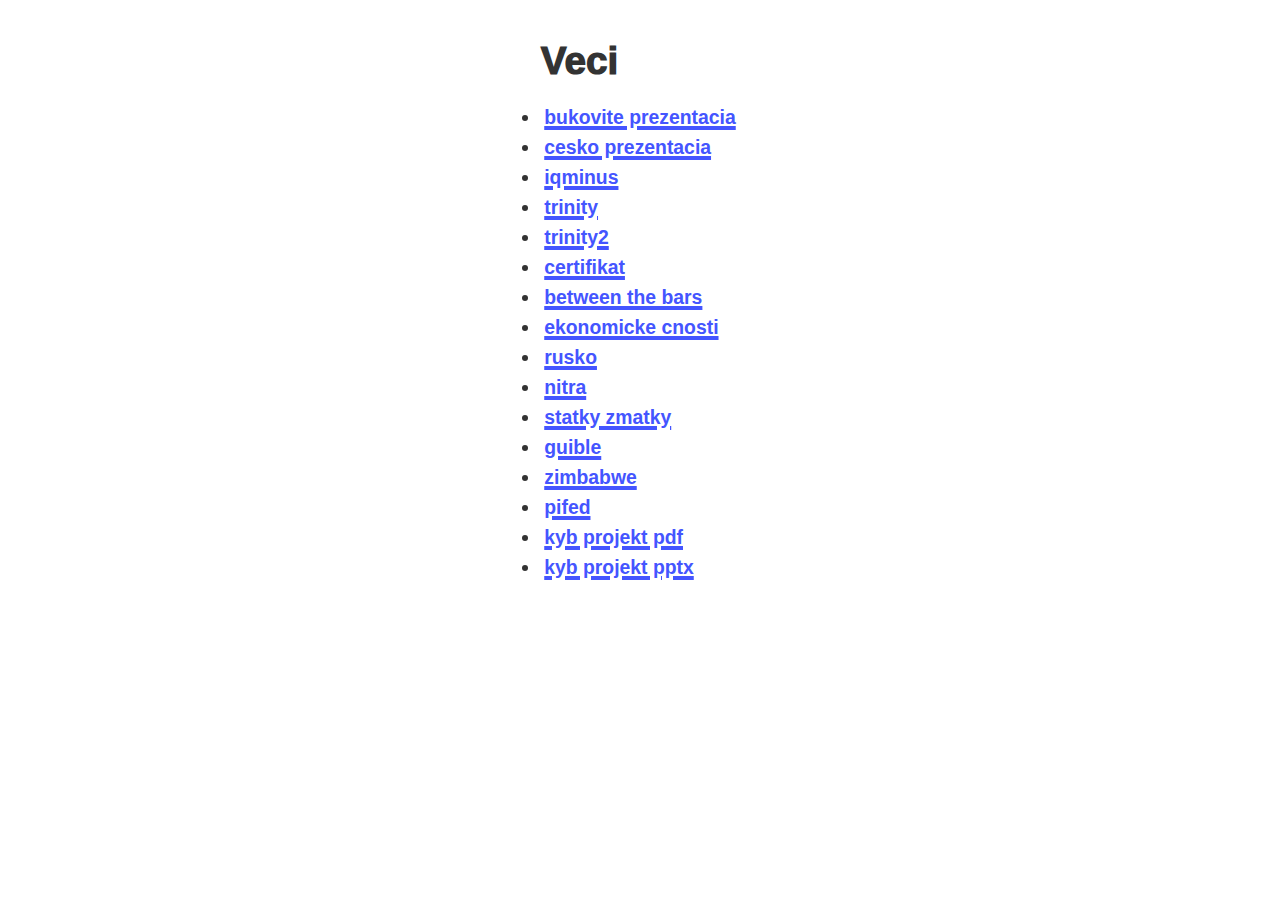
<file: index.html>
<!DOCTYPE html>
<html>
	<head>
		<style>
			body, html {
				font-size:   1.1rem;
				font-family: sans-serif;

				color:           #333333;
				background-color #ffffff;
			}

			* {
				margin:  0;
				padding: 0;
			}

			li {
				padding: 0.2rem;
			}

			a {
				text-decoration:           underline;
				text-underline-offset:     0.1em;
				text-decoration-thickness: 0.2em;

				font-weight: bold;

				color: #4455ff;
			}

			a:hover {
				text-decoration: none;

				color: #ffffff;
				background-color: #4455ff;
			}

			section {
				width: fit-content;

				display:      block;
				margin-left:  auto;
				margin-right: auto;

				padding: 2em 1.5em;
			}

			section header h1 {
				font-weight: 1000;
				font-size:   2em;
			}

			section header {
				padding-bottom: 1em;
			}
		</style>
	</head>

	<body>
		<section>
			<header>
				<h1>Veci</h1>
			</header>

			<ul>
				<li>
					<a href="./veci/bukovite.pptx" download>bukovite prezentacia</a>
				</li>
				<li>
					<a href="./veci/cesko.pptx" download>cesko prezentacia</a>
				</li>
				<li>
					<a href="./iqminus/index.html">iqminus</a>
				</li>
				<li>
					<a href="./trinity.zip" download>trinity</a>
				</li>
				<li>
					<a href="./trinity2.zip" download>trinity2</a>
				</li>
				<li>
					<a href="./certifikat.zip" download>certifikat</a>
				</li>
				<li>
					<a href="./between-the-bars.pptx" download>between the bars</a>
				</li>
				<li>
					<a href="./ekonomicke-cnosti.pptx" download>ekonomicke cnosti</a>
				</li>
				<li>
					<a href="./rusko.pptx" download>rusko</a>
				</li>
				<li>
					<a href="./nitra.pptx" download>nitra</a>
				</li>
				<li>
					<a href="./statky-zmatky.pptx" download>statky zmatky</a>
				</li>
				<li>
					<a href="./guible.zip" download>guible</a>
				</li>
				<li>
					<a href="./zimbabwe.pptx" download>zimbabwe</a>
				</li>
				<li>
					<a href="./pifed.zip" download>pifed</a>
				</li>
				<li>
					<a href="./zabezpecene skoli.pdf" download>kyb projekt pdf</a>
				</li>
				<li>
					<a href="./zabezpecene skoli.pptx" download>kyb projekt pptx</a>
				</li>
			</ul>
		</section>
	</body>
</html>
</file>
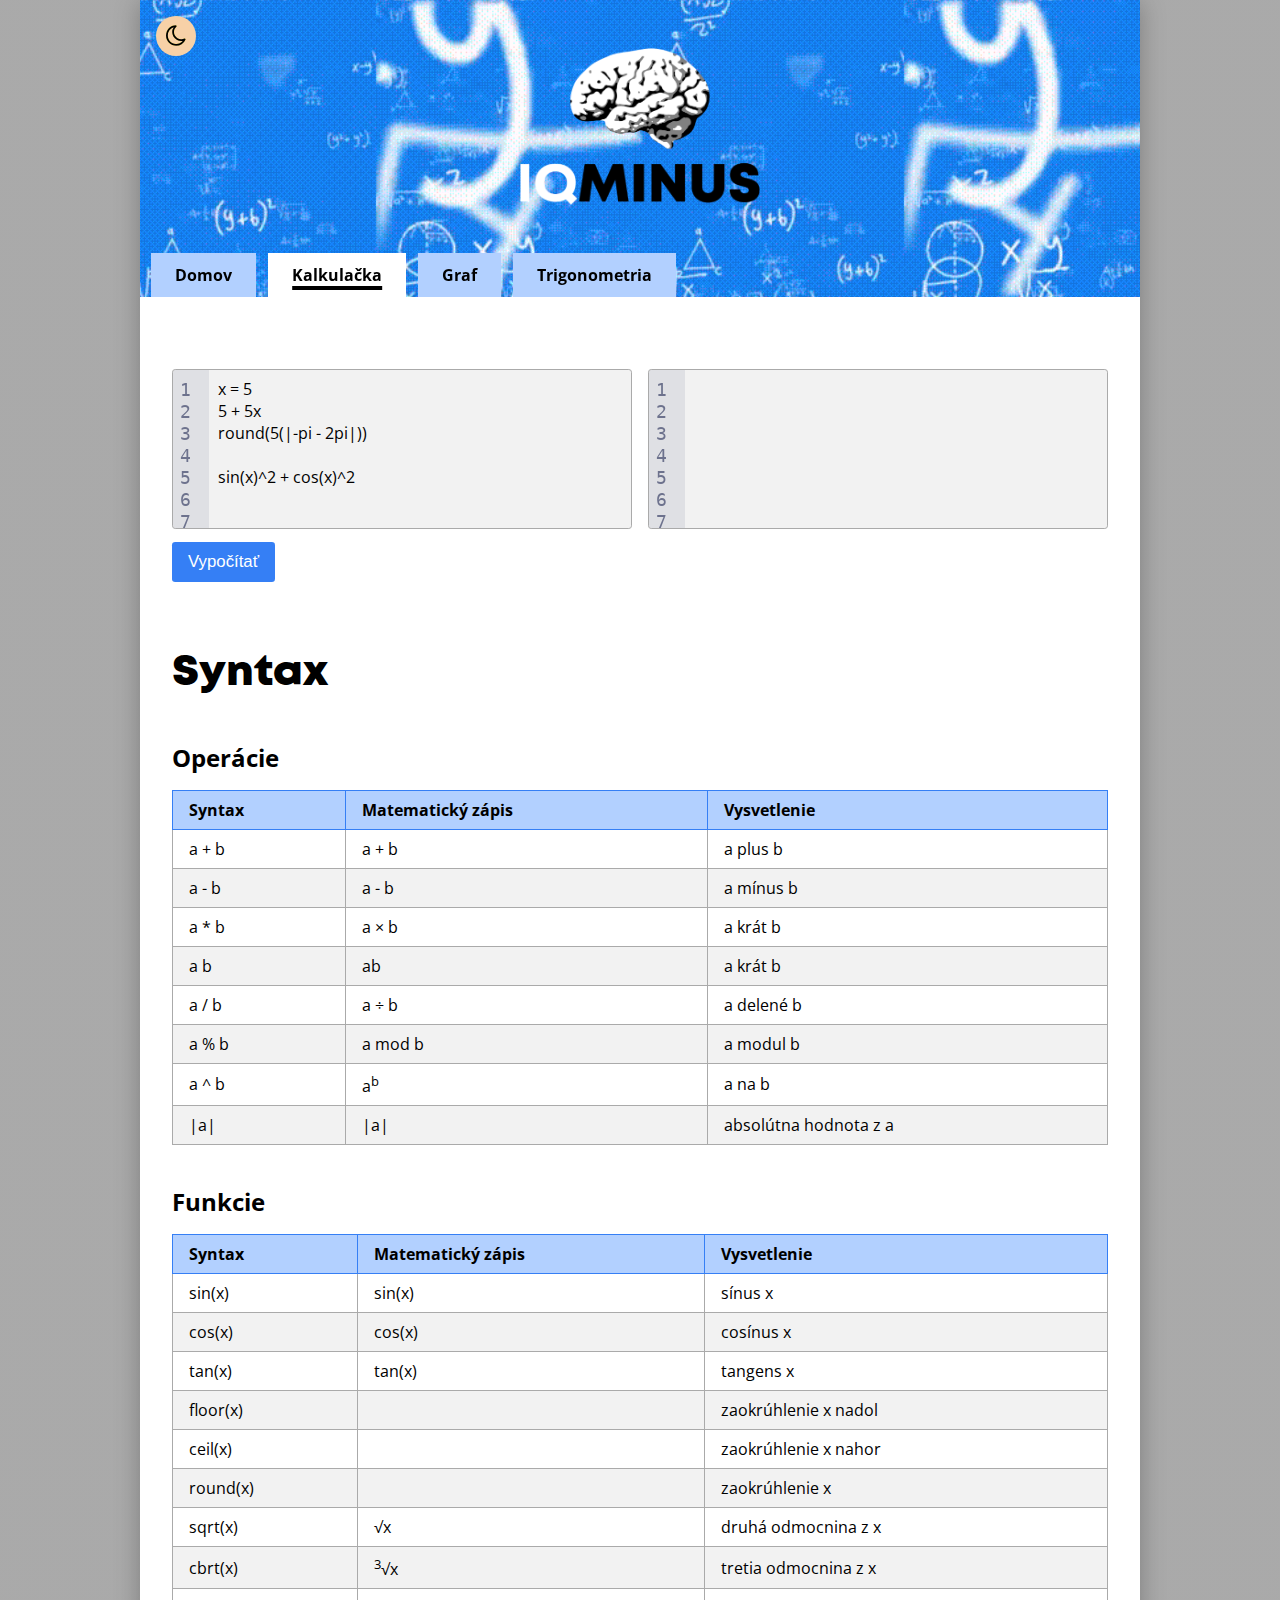
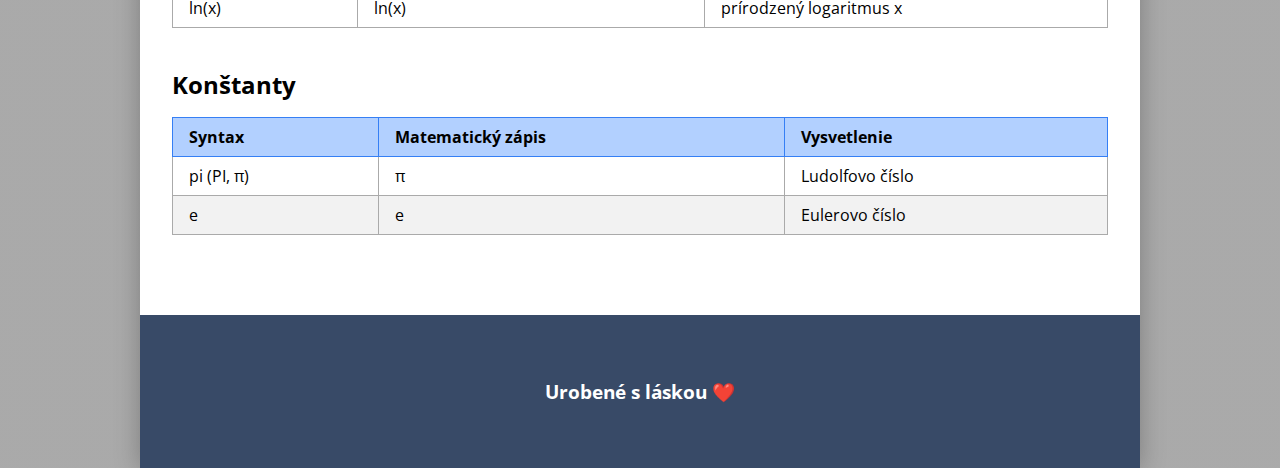
<file: iqminus/calc.html>
<!DOCTYPE html>
<html>
<head>
	<meta charset="utf-8">
	<link rel="icon" type="image/png" href="res/imgs/favicon.png">

	<meta name="viewport" content="width=device-width,initial-scale=1">

	<title>Kalkulačka | IQminus</title>

	<link rel="stylesheet" href="https://cdnjs.cloudflare.com/ajax/libs/font-awesome/4.7.0/css/font-awesome.min.css">
	<link href='https://fonts.googleapis.com/css?family=Open+Sans:400,600,300' rel='stylesheet' type='text/css'>

	<link rel="stylesheet" href="style.css">
</head>

<body>
	<button id="back-to-top" class="shadow" onclick="backToTop()">
		<i class="icon fa fa-chevron-up fa-sm"></i>
	</button>

	<div class="container">
		<header id="site-header">
			<div class="fix-filter">
				<button class="theme" id="dark-theme" onclick="setTheme('dark')">
					<i class="icon fa fa-moon-o fa-sm"></i>
				</button>
				<button class="theme" id="light-theme" onclick="setTheme('light')">
					<i class="icon fa fa-sun-o fa-sm"></i>
				</button>

				<img id="site-logo" src="res/imgs/logo.png">
				<nav id="site-nav">
					<ul>
						<li class="site-nav-manip" id="open-site-nav">
							<a href="javascript:void(0);" onclick="openMenu()">
								<i class="icon icon-prefix fa fa-bars fa-sm"></i> Otvoriť menu
							</a>
						</li>
						<li class="site-nav-manip" id="close-site-nav">
							<a href="javascript:void(0);" onclick="closeMenu()">
								<i class="icon icon-prefix fa fa-bars fa-sm"></i> Zatvoriť menu
							</a>
						</li>
						<li>
							<a href="index.html">Domov</a>
						</li>
						<li class="active">
							<a href="calc.html">Kalkulačka</a>
						</li>
						<li>
							<a href="graph.html">Graf</a>
						</li>
						<li>
							<a href="trig.html">Trigonometria</a>
						</li>
					</ul>
				</nav>
			</div>
		</header>

		<main id="site-main">
			<section class="page-section">
				<div class="page-half-side left">
					<textarea id="input">x = 5
5 + 5x
round(5(|-pi - 2pi|))

sin(x)^2 + cos(x)^2</textarea>
				</div>
				<div class="page-half-side right">
					<textarea readonly id="result"></textarea>
				</div>
				<button onclick="evalMathExprFromInputField('input')">Vypočítať</button>
			</section>

			<section class="page-section">
				<h1 id="syntax">Syntax</h1>
				<h2>Operácie</h2>
				<table>
					<tr>
						<td>
							<p>Syntax</p>
						</td>
						<td>
							<p>Matematický zápis</p>
						</td>
						<td>
							<p>Vysvetlenie</p>
						</td>
					</tr>
					<tr>
						<td>
							<p>a + b</p>
						</td>
						<td>
							<p>a + b</p>
						</td>
						<td>
							<p>a plus b</p>
						</td>
					</tr>
					<tr>
						<td>
							<p>a - b</p>
						</td>
						<td>
							<p>a - b</p>
						</td>
						<td>
							<p>a mínus b</p>
						</td>
					</tr>
					<tr>
						<td>
							<p>a * b</p>
						</td>
						<td>
							<p>a × b</p>
						</td>
						<td>
							<p>a krát b</p>
						</td>
					</tr>
					<tr>
						<td>
							<p>a b</p>
						</td>
						<td>
							<p>ab</p>
						</td>
						<td>
							<p>a krát b</p>
						</td>
					</tr>
					<tr>
						<td>
							<p>a / b</p>
						</td>
						<td>
							<p>a ÷ b</p>
						</td>
						<td>
							<p>a delené b</p>
						</td>
					</tr>
					<tr>
						<td>
							<p>a % b</p>
						</td>
						<td>
							<p>a mod b</p>
						</td>
						<td>
							<p>a modul b</p>
						</td>
					</tr>
					<tr>
						<td>
							<p>a ^ b</p>
						</td>
						<td>
							<p>a<sup>b</sup></p>
						</td>
						<td>
							<p>a na b</p>
						</td>
					</tr>
					<tr>
						<td>
							<p>|a|</p>
						</td>
						<td>
							<p>|a|</p>
						</td>
						<td>
							<p>absolútna hodnota z a</p>
						</td>
					</tr>
				</table>
				<h2>Funkcie</h2>
				<table>
					<tr>
						<td>
							<p>Syntax</p>
						</td>
						<td>
							<p>Matematický zápis</p>
						</td>
						<td>
							<p>Vysvetlenie</p>
						</td>
					</tr>
					<tr>
						<td>
							<p>sin(x)</p>
						</td>
						<td>
							<p>sin(x)</p>
						</td>
						<td>
							<p>sínus x</p>
						</td>
					</tr>
					<tr>
						<td>
							<p>cos(x)</p>
						</td>
						<td>
							<p>cos(x)</p>
						</td>
						<td>
							<p>cosínus x</p>
						</td>
					</tr>
					<tr>
						<td>
							<p>tan(x)</p>
						</td>
						<td>
							<p>tan(x)</p>
						</td>
						<td>
							<p>tangens x</p>
						</td>
					</tr>
					<tr>
						<td>
							<p>floor(x)</p>
						</td>
						<td>
						</td>
						<td>
							<p>zaokrúhlenie x nadol</p>
						</td>
					</tr>
					<tr>
						<td>
							<p>ceil(x)</p>
						</td>
						<td>
						</td>
						<td>
							<p>zaokrúhlenie x nahor</p>
						</td>
					</tr>
					<tr>
						<td>
							<p>round(x)</p>
						</td>
						<td>
						</td>
						<td>
							<p>zaokrúhlenie x</p>
						</td>
					</tr>
					<tr>
						<td>
							<p>sqrt(x)</p>
						</td>
						<td>
							<p>√x</p>
						</td>
						<td>
							<p>druhá odmocnina z x</p>
						</td>
					</tr>
					<tr>
						<td>
							<p>cbrt(x)</p>
						</td>
						<td>
							<p><sup>3</sup>√x</p>
						</td>
						<td>
							<p>tretia odmocnina z x</p>
						</td>
					</tr>
					<tr>
						<td>
							<p>ln(x)</p>
						</td>
						<td>
							<p>ln(x)</p>
						</td>
						<td>
							<p>prírodzený logaritmus x</p>
						</td>
					</tr>
				</table>
				<h2>Konštanty</h2>
				<table>
					<tr>
						<td>
							<p>Syntax</p>
						</td>
						<td>
							<p>Matematický zápis</p>
						</td>
						<td>
							<p>Vysvetlenie</p>
						</td>
					</tr>
					<tr>
						<td>
							<p>pi (PI, π)</p>
						</td>
						<td>
							<p>π</p>
						</td>
						<td>
							<p>Ludolfovo číslo</p>
						</td>
					</tr>
					<tr>
						<td>
							<p>e</p>
						</td>
						<td>
							<p>e</p>
						</td>
						<td>
							<p>Eulerovo číslo</p>
						</td>
					</tr>
				</table>
			</section>
		</main>

		<footer id="site-footer">
			<h3>Urobené s láskou ❤️</h3>
		</footer>
	</div>

	<script src="script.js"></script>
	<script src="calc.js"></script>
</body>
</html>
</file>
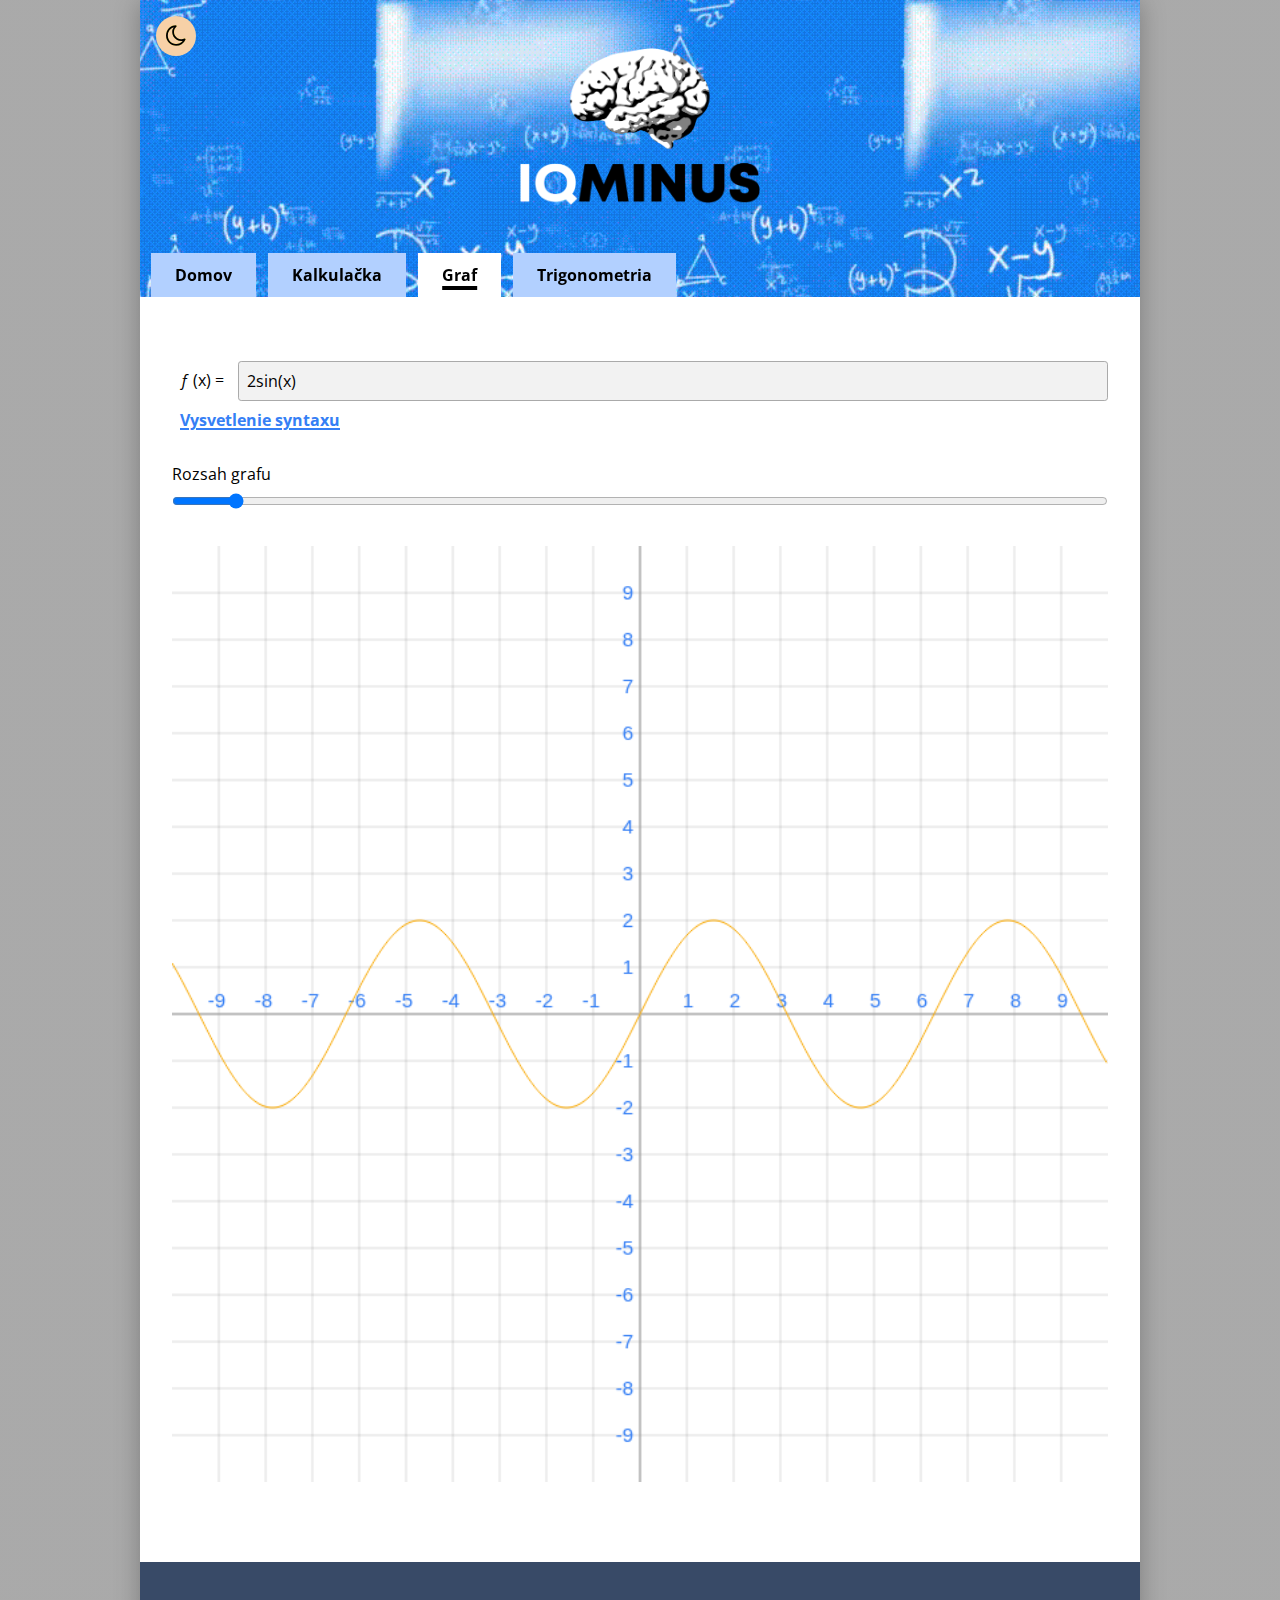
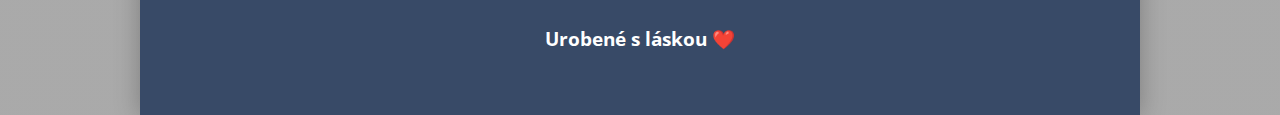
<file: iqminus/graph.html>
<!DOCTYPE html>
<html>
<head>
	<meta charset="utf-8">
	<link rel="icon" type="image/png" href="res/imgs/favicon.png">

	<meta name="viewport" content="width=device-width,initial-scale=1">

	<title>Graf | IQminus</title>

	<link rel="stylesheet" href="https://cdnjs.cloudflare.com/ajax/libs/font-awesome/4.7.0/css/font-awesome.min.css">
	<link href='https://fonts.googleapis.com/css?family=Open+Sans:400,600,300' rel='stylesheet' type='text/css'>

	<link rel="stylesheet" href="style.css">
</head>

<body>
	<button id="back-to-top" class="shadow" onclick="backToTop()">
		<i class="icon fa fa-chevron-up fa-sm"></i>
	</button>

	<div class="container">
		<header id="site-header">
			<div class="fix-filter">
				<button class="theme" id="dark-theme" onclick="setTheme('dark')">
					<i class="icon fa fa-moon-o fa-sm"></i>
				</button>
				<button class="theme" id="light-theme" onclick="setTheme('light')">
					<i class="icon fa fa-sun-o fa-sm"></i>
				</button>

				<img id="site-logo" src="res/imgs/logo.png">
				<nav id="site-nav">
					<ul>
						<li class="site-nav-manip" id="open-site-nav">
							<a href="javascript:void(0);" onclick="openMenu()">
								<i class="icon icon-prefix fa fa-bars fa-sm"></i> Otvoriť menu
							</a>
						</li>
						<li class="site-nav-manip" id="close-site-nav">
							<a href="javascript:void(0);" onclick="closeMenu()">
								<i class="icon icon-prefix fa fa-bars fa-sm"></i> Zatvoriť menu
							</a>
						</li>
						<li>
							<a href="index.html">Domov</a>
						</li>
						<li>
							<a href="calc.html">Kalkulačka</a>
						</li>
						<li class="active">
							<a href="graph.html">Graf</a>
						</li>
						<li>
							<a href="trig.html">Trigonometria</a>
						</li>
					</ul>
				</nav>
			</div>
		</header>

		<main id="site-main">
			<section class="page-section">
				<div class="func-input">
					<p class="left"><i>ƒ</i> (x) = </p>
					<input type="text" class="line right" id="input" value="2sin(x)">
					<div class="clearfix"></div>

					<p><a href="calc.html#syntax">Vysvetlenie syntaxu</a></p>
				</div>

				<div class="gap">
					<p>Rozsah grafu</p>
					<input type="range" min="5" max="100" value="10" id="graph-range">
				</div>

				<canvas width="700px" height="700px" id="graph"></canvas>
			</section>
		</main>

		<footer id="site-footer">
			<h3>Urobené s láskou ❤️</h3>
		</footer>
	</div>

	<script src="script.js"></script>
	<script src="graph.js"></script>
</body>
</html>
</file>
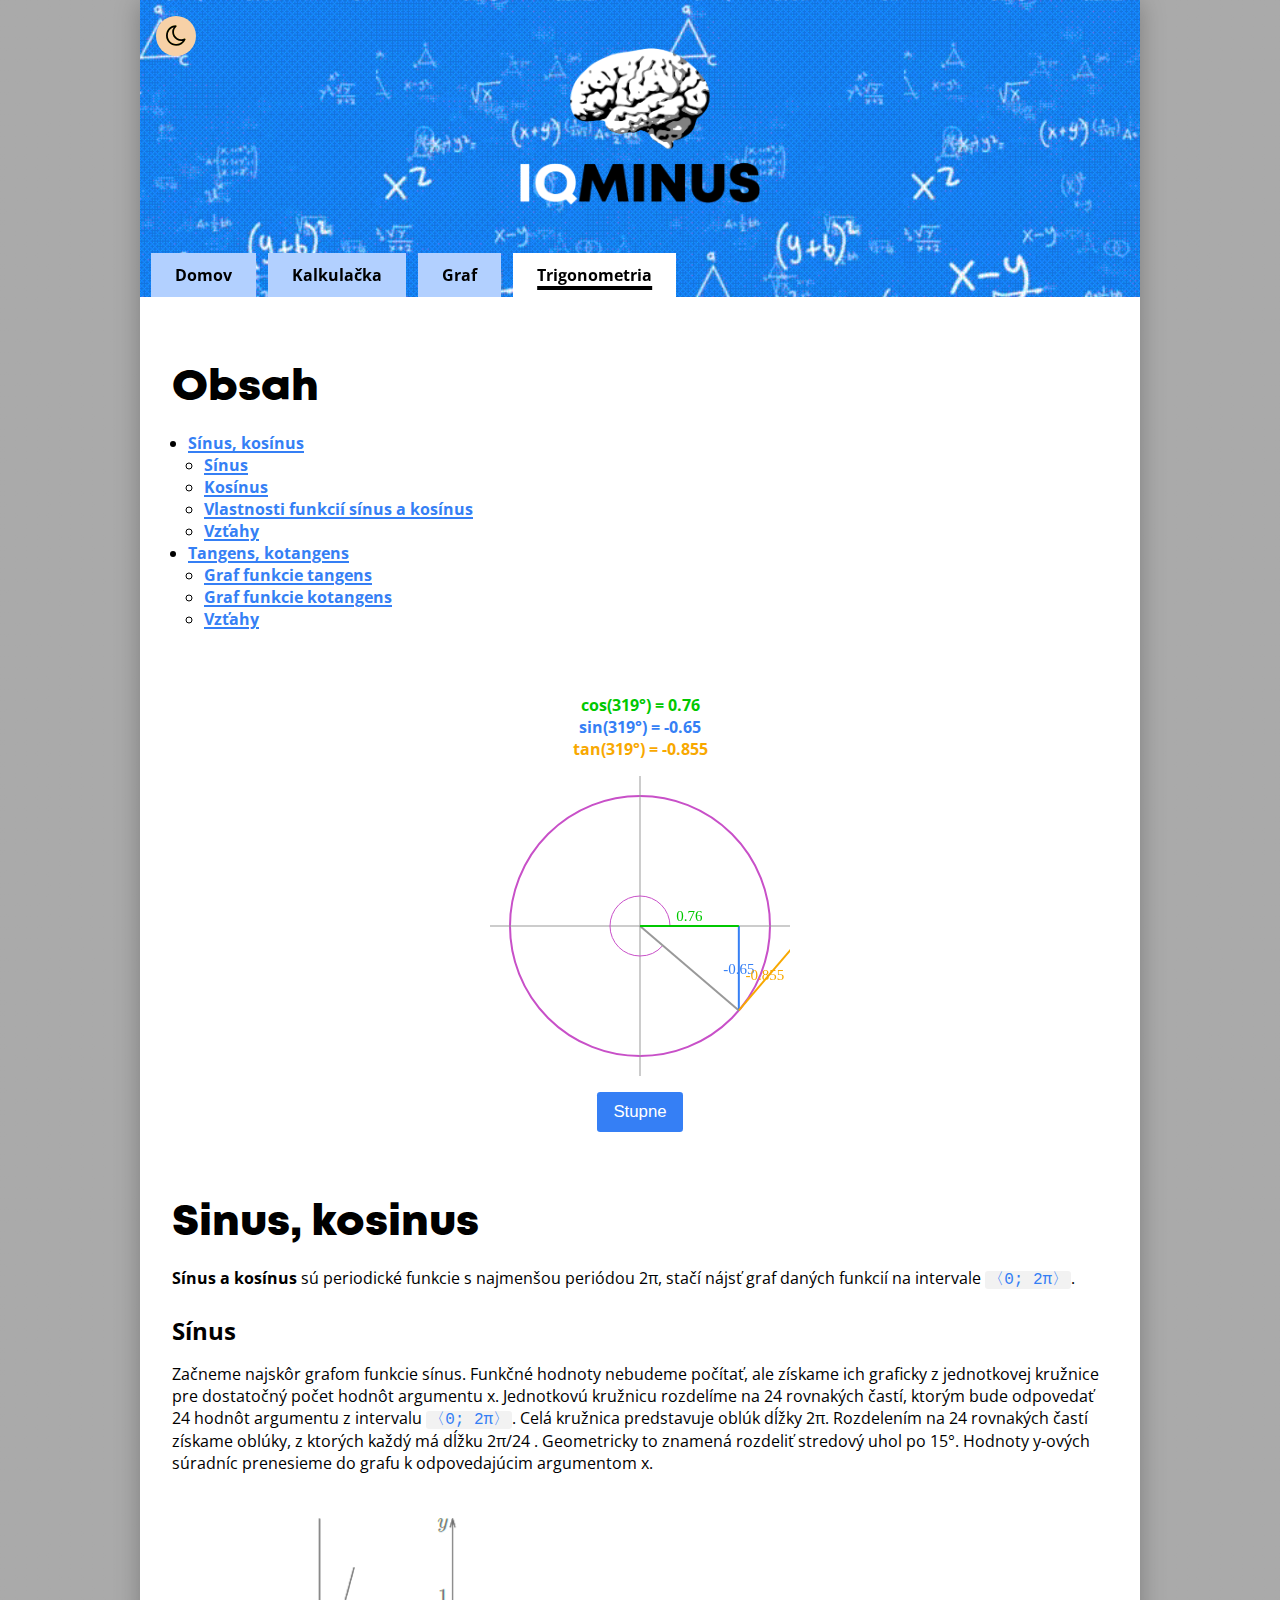
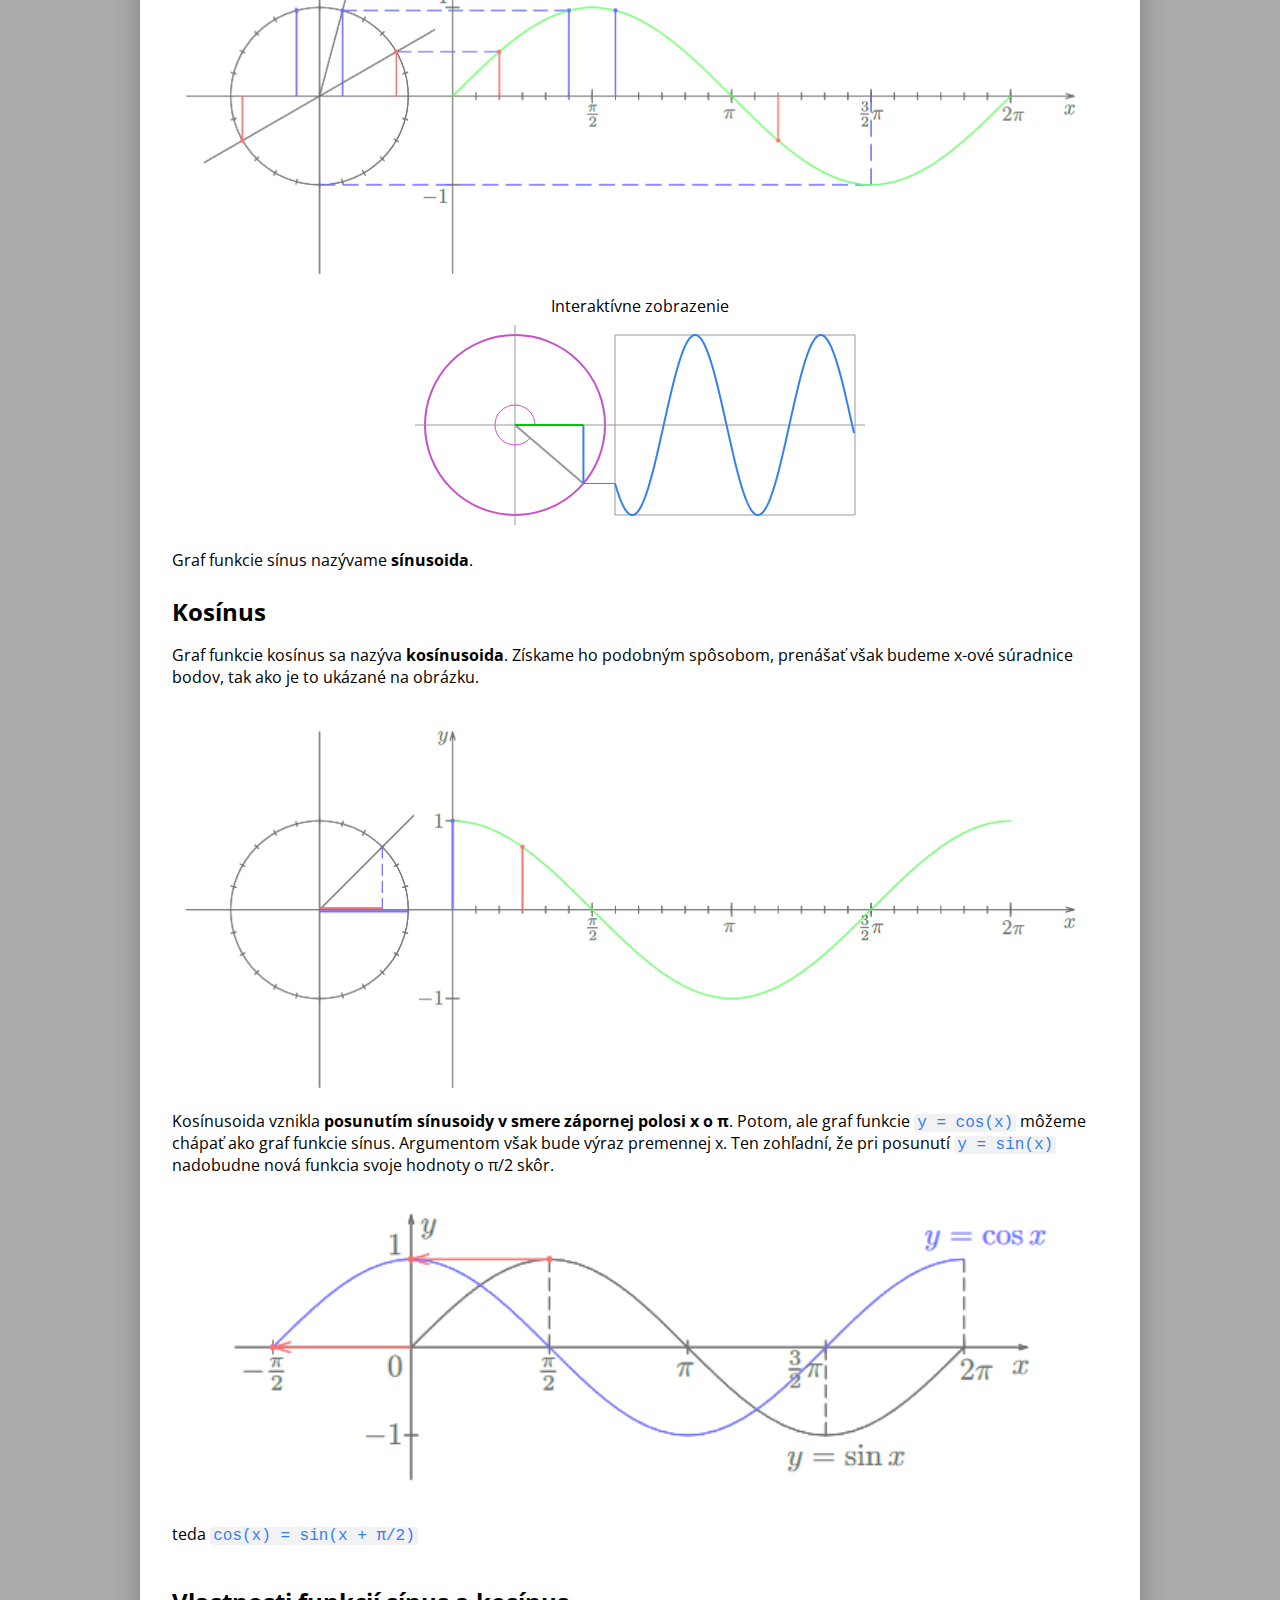
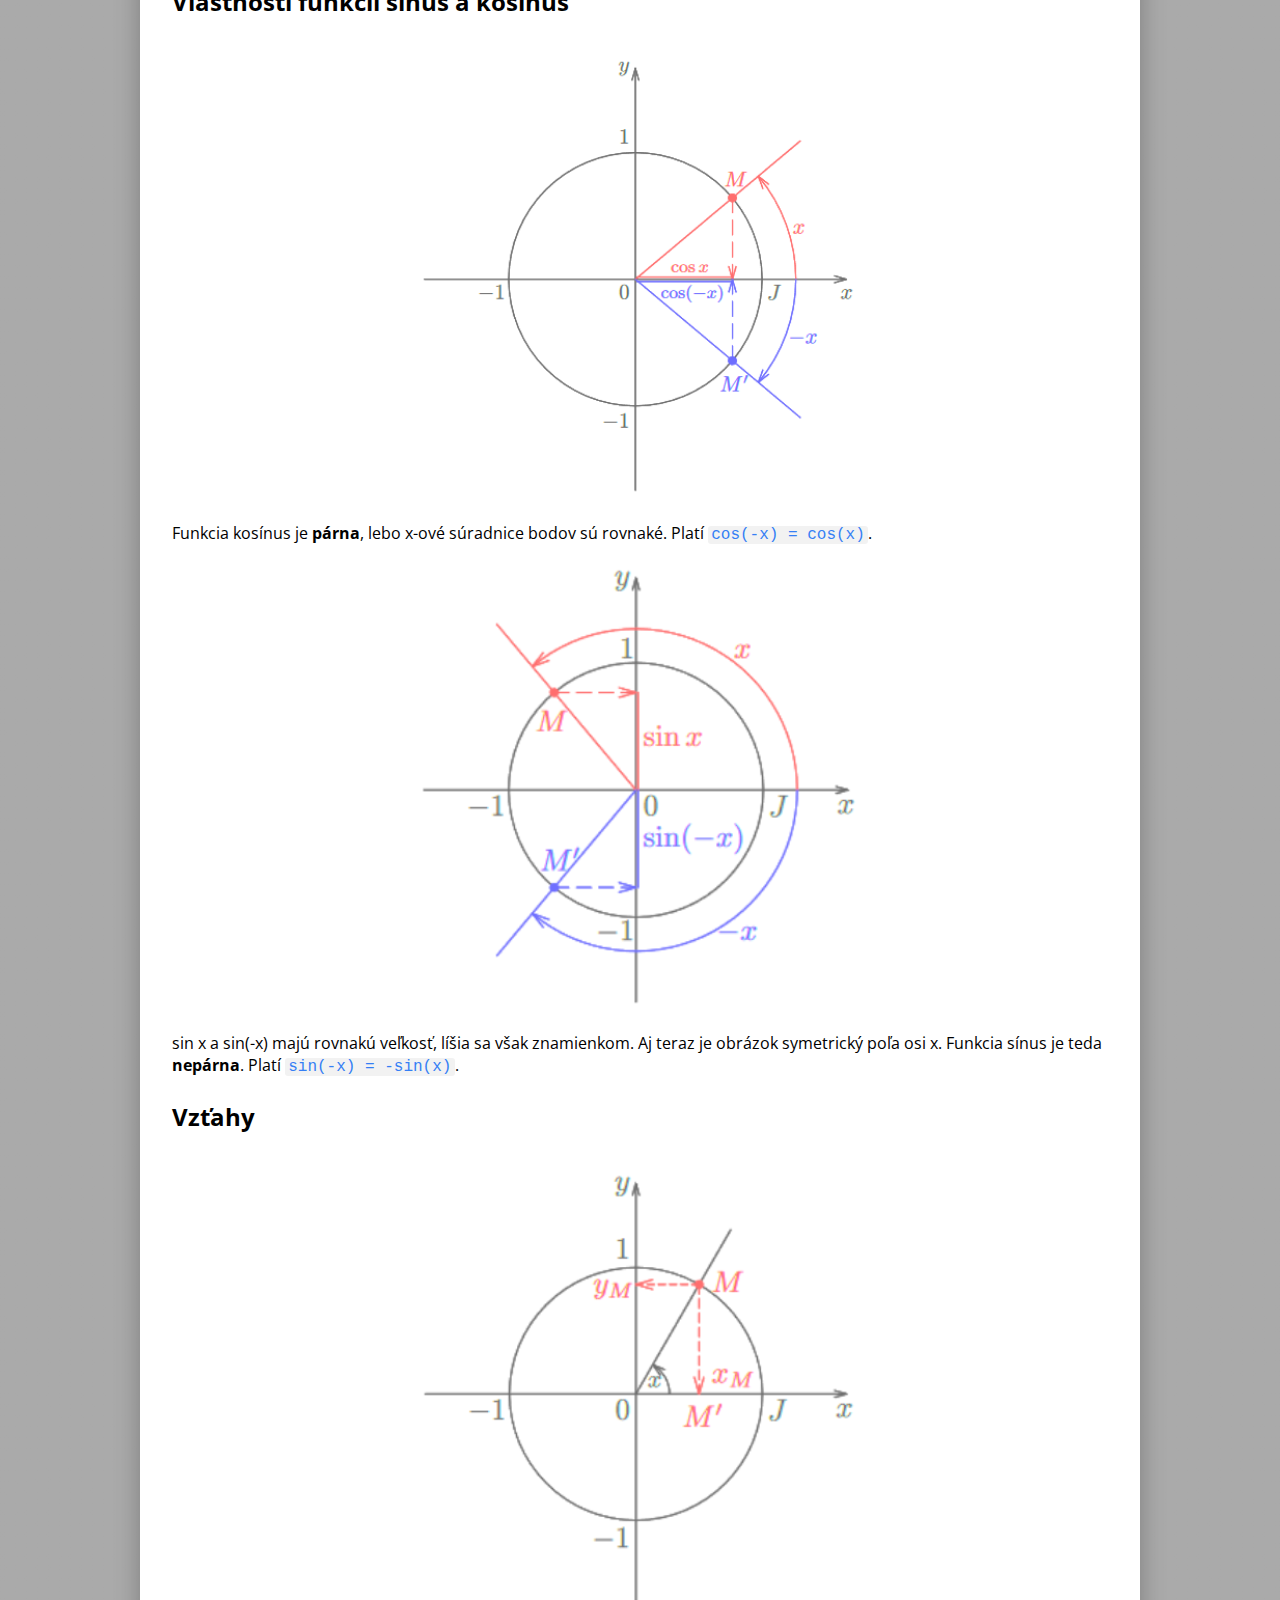
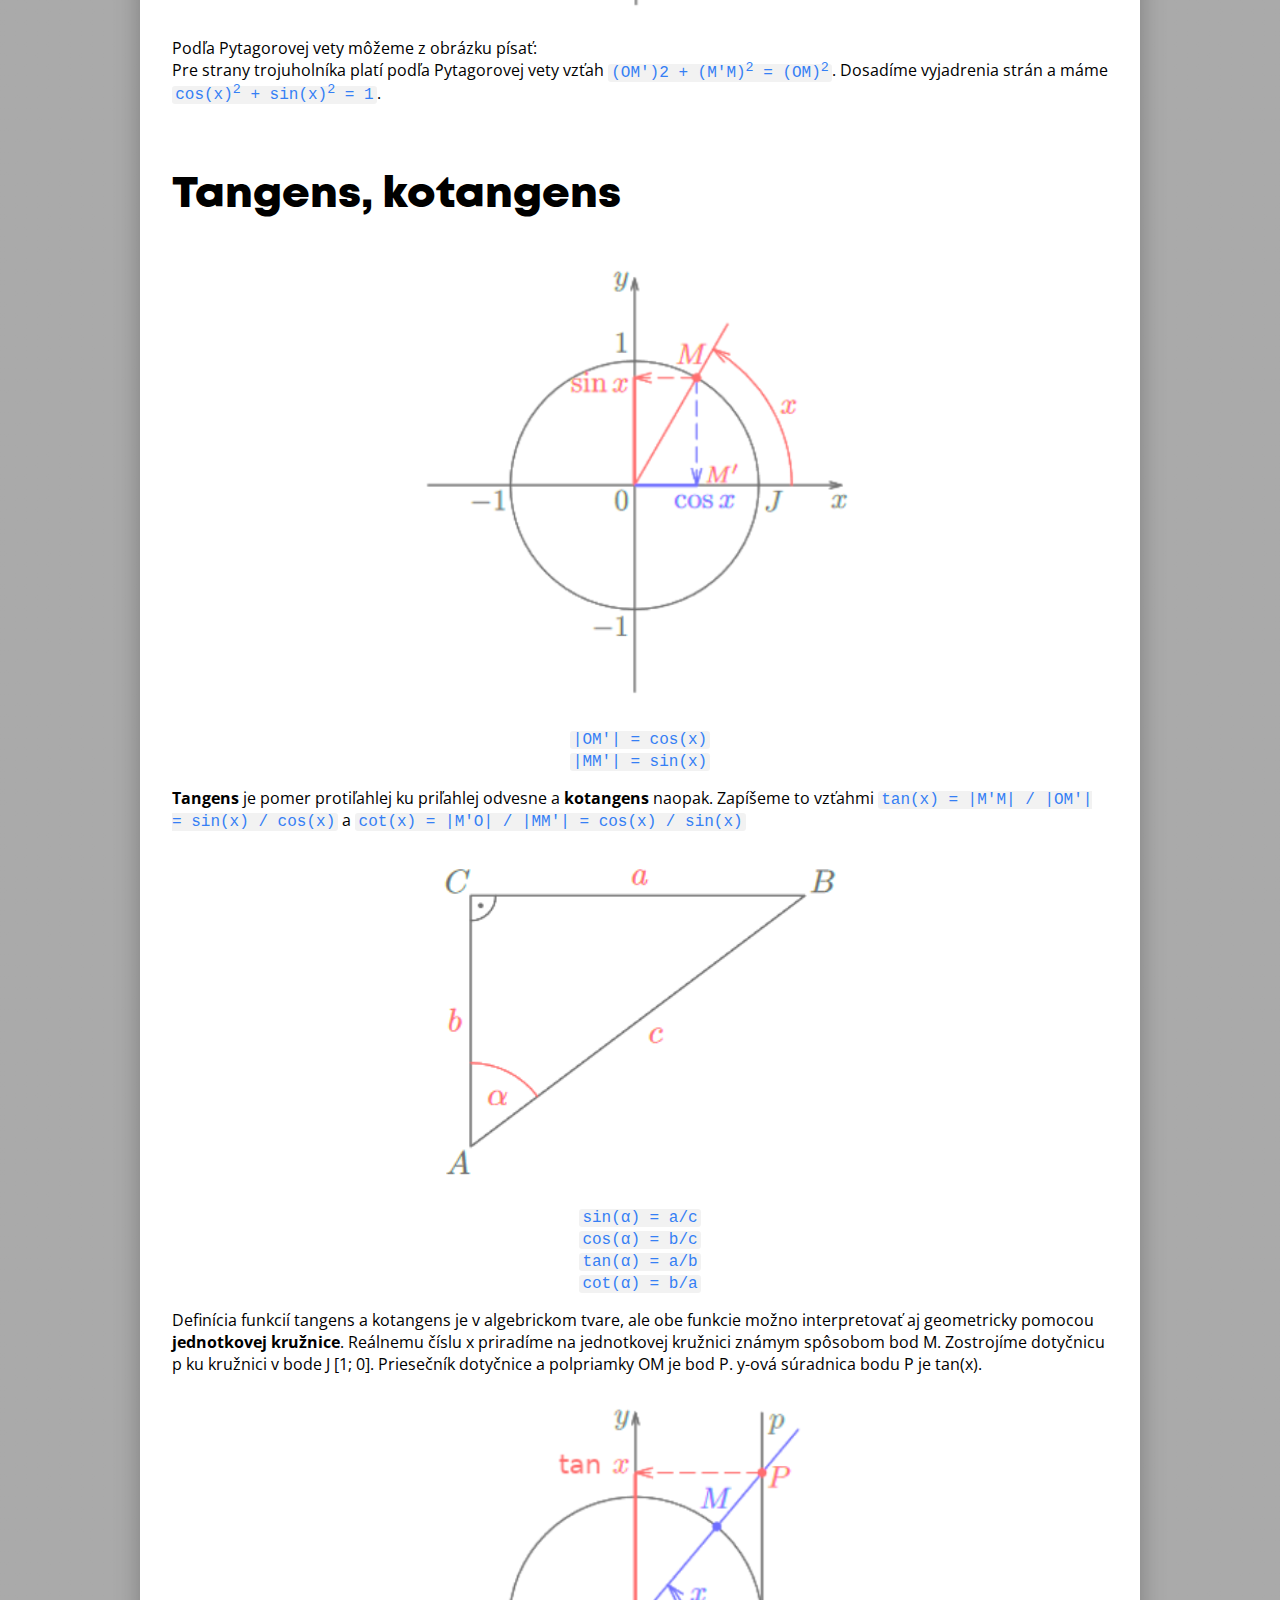
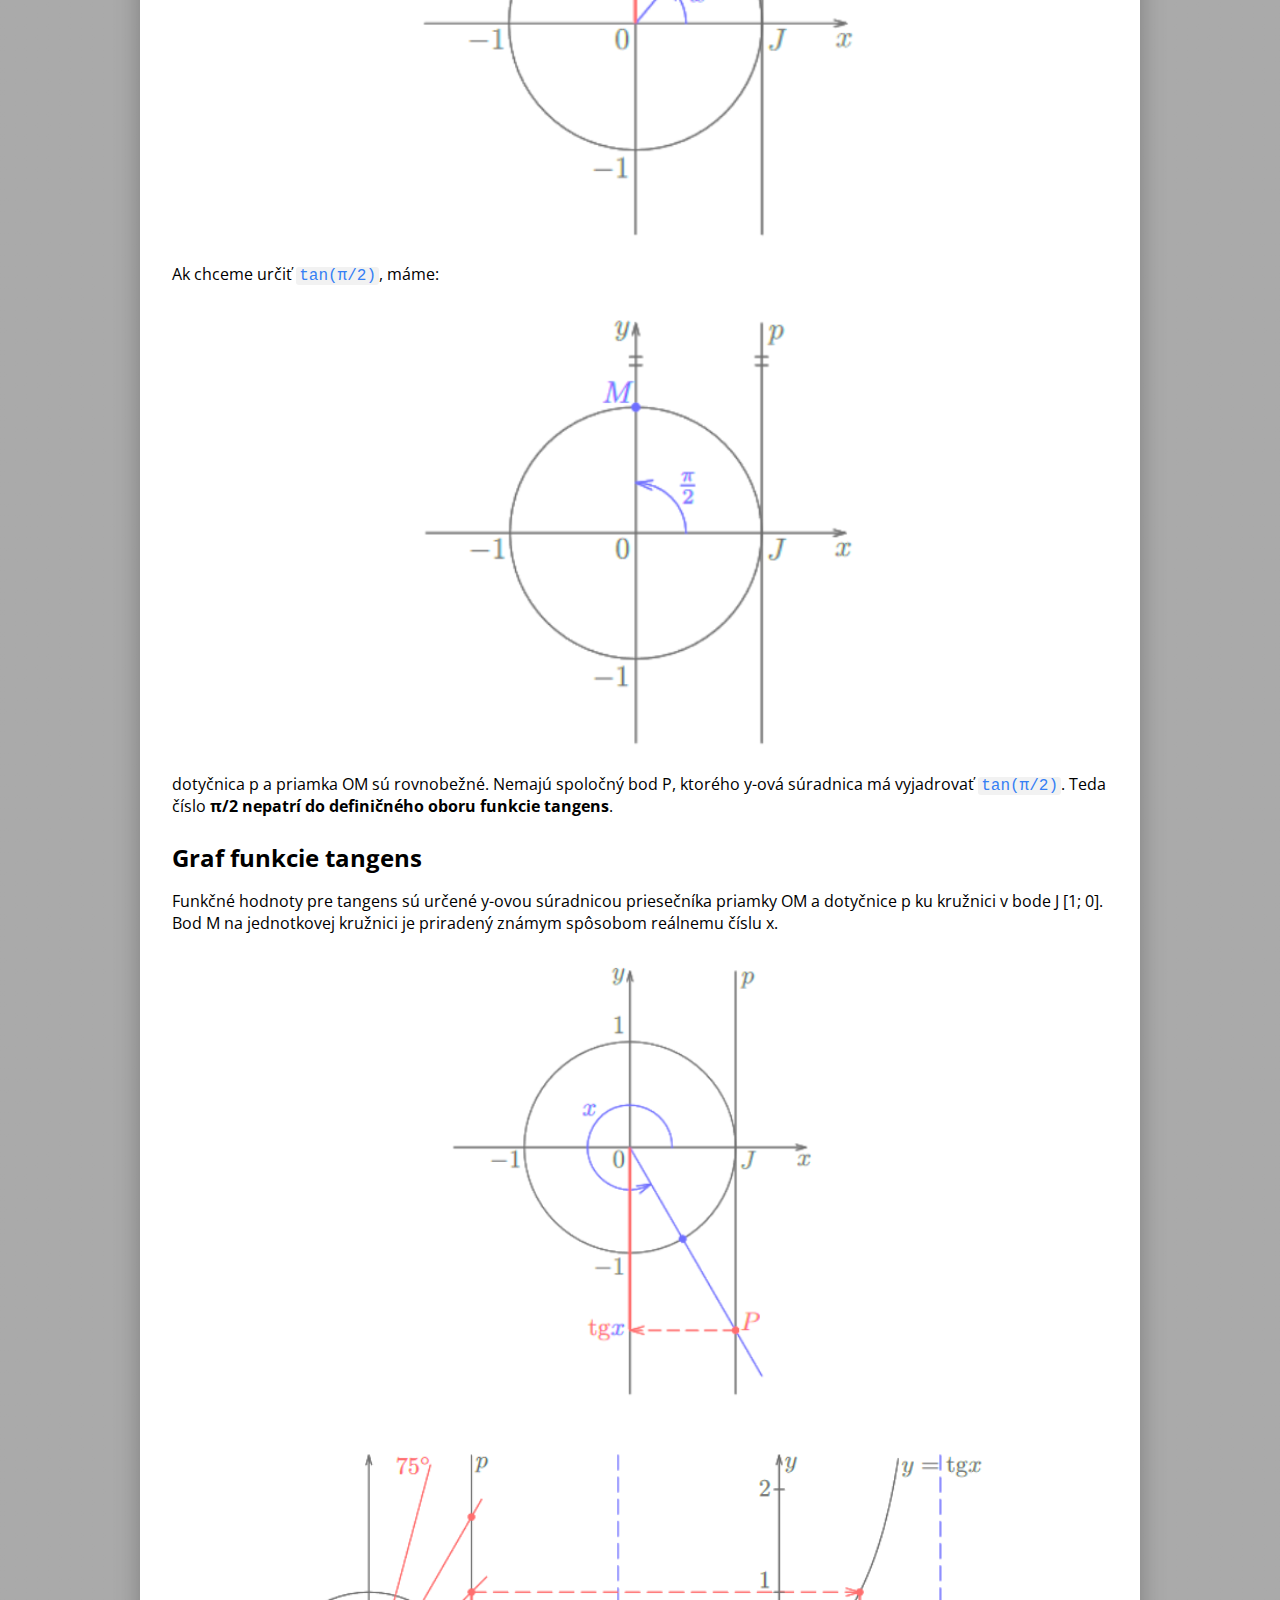
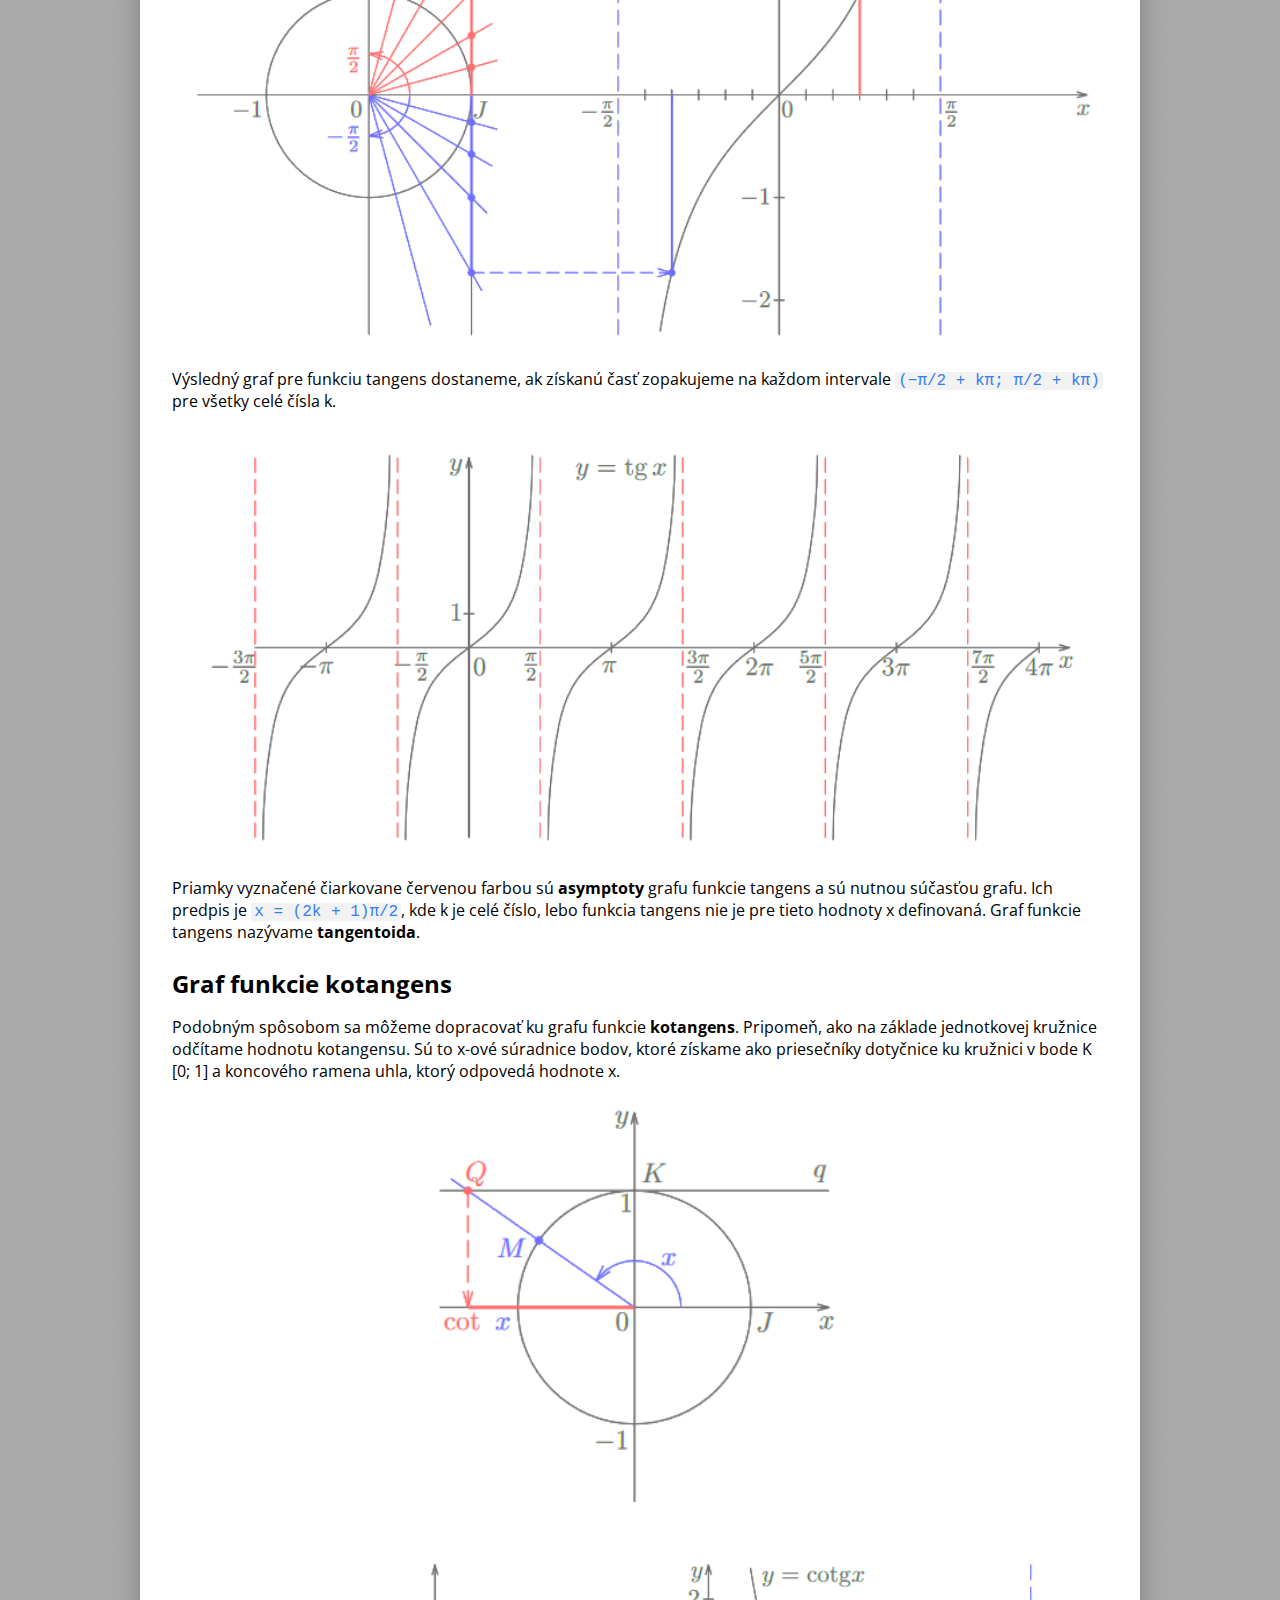
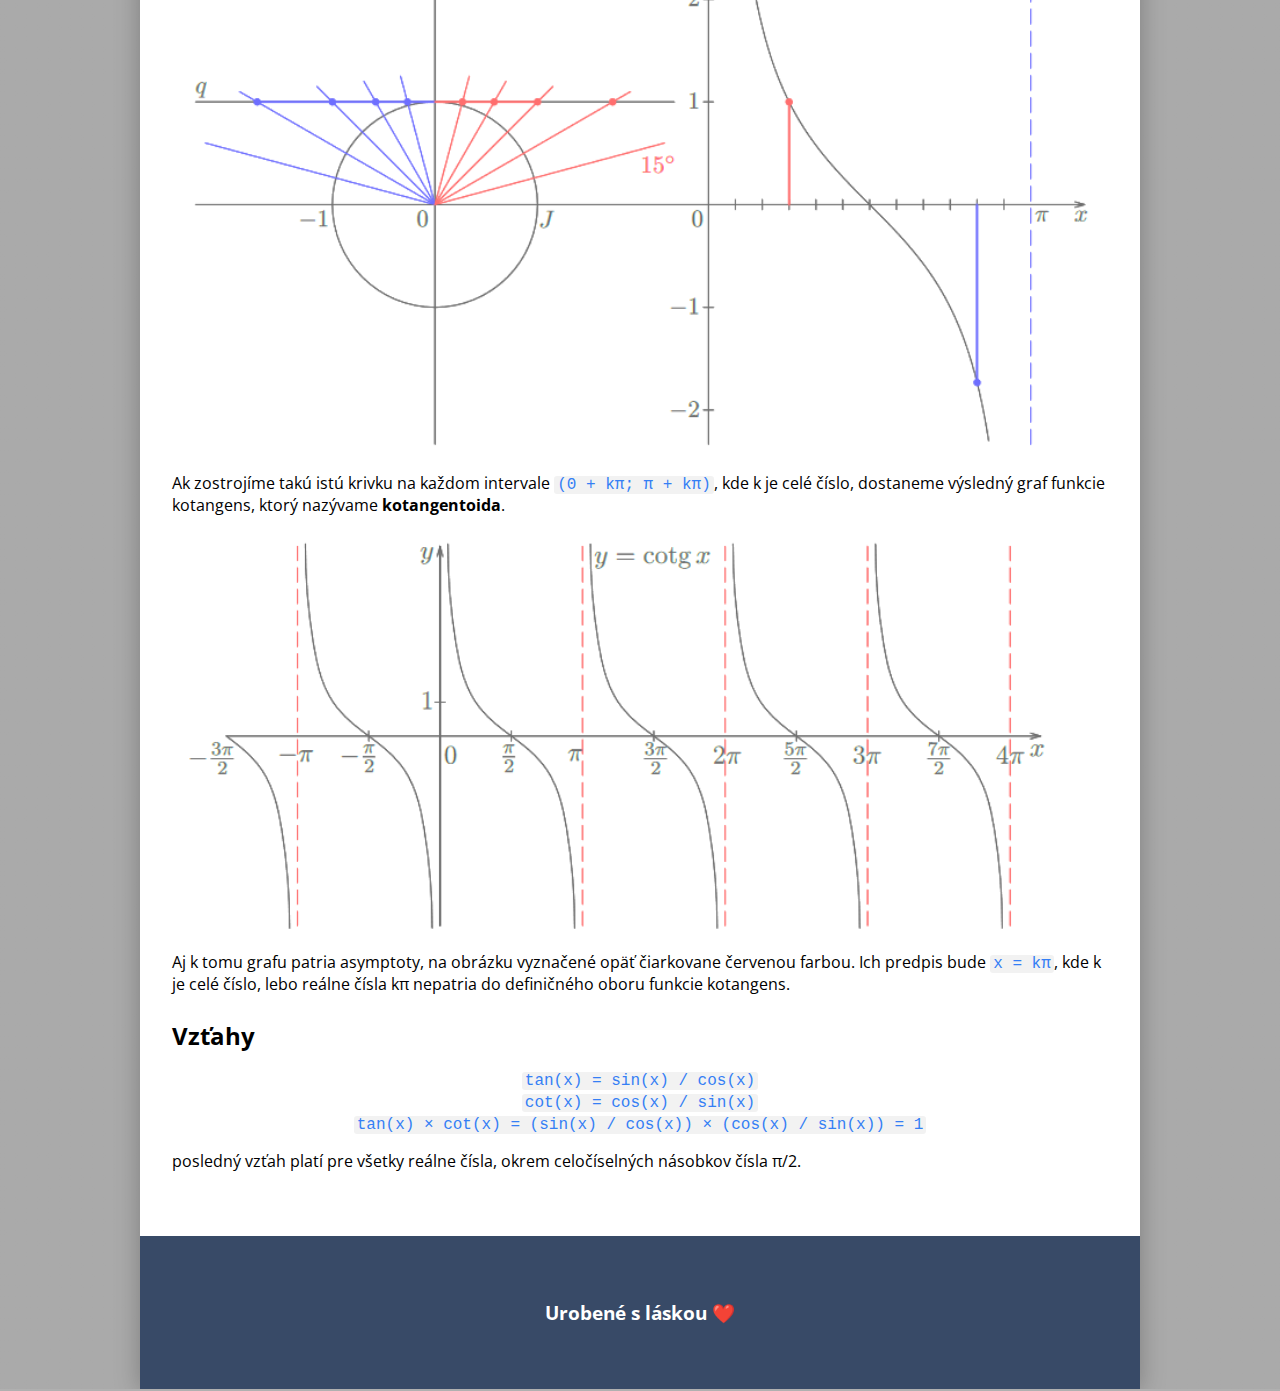
<file: iqminus/trig.html>
<!DOCTYPE html>
<html>
<head>
	<meta charset="utf-8">
	<link rel="icon" type="image/png" href="res/imgs/favicon.png">

	<meta name="viewport" content="width=device-width,initial-scale=1">

	<title>Trigonometria | IQminus</title>

	<link rel="stylesheet" href="https://cdnjs.cloudflare.com/ajax/libs/font-awesome/4.7.0/css/font-awesome.min.css">
	<link href='https://fonts.googleapis.com/css?family=Open+Sans:400,600,300' rel='stylesheet' type='text/css'>

	<link rel="stylesheet" href="style.css">
</head>

<body>
	<button id="back-to-top" class="shadow" onclick="backToTop()">
		<i class="icon fa fa-chevron-up fa-sm"></i>
	</button>

	<div class="container">
		<header id="site-header">
			<div class="fix-filter">
				<button class="theme" id="dark-theme" onclick="setTheme('dark')">
					<i class="icon fa fa-moon-o fa-sm"></i>
				</button>
				<button class="theme" id="light-theme" onclick="setTheme('light')">
					<i class="icon fa fa-sun-o fa-sm"></i>
				</button>

				<img id="site-logo" src="res/imgs/logo.png">
				<nav id="site-nav">
					<ul>
						<li class="site-nav-manip" id="open-site-nav">
							<a href="javascript:void(0);" onclick="openMenu()">
								<i class="icon icon-prefix fa fa-bars fa-sm"></i> Otvoriť menu
							</a>
						</li>
						<li class="site-nav-manip" id="close-site-nav">
							<a href="javascript:void(0);" onclick="closeMenu()">
								<i class="icon icon-prefix fa fa-bars fa-sm"></i> Zatvoriť menu
							</a>
						</li>
						<li>
							<a href="index.html">Domov</a>
						</li>
						<li>
							<a href="calc.html">Kalkulačka</a>
						</li>
						<li>
							<a href="graph.html">Graf</a>
						</li>
						<li class="active">
							<a href="trig.html">Trigonometria</a>
						</li>
					</ul>
				</nav>
			</div>
		</header>

		<main id="site-main">
			<section class="page-section">
				<h1>Obsah</h1>
				<ul>
					<li>
						<a href="#sin-cos">Sínus, kosínus</a>
						<ul>
							<li>
								<a href="#sin">Sínus</a>
							</li>
							<li>
								<a href="#cos">Kosínus</a>
							</li>
							<li>
								<a href="#properties">Vlastnosti funkcií sínus a kosínus</a>
							</li>
							<li>
								<a href="#sin-cos-relations">Vzťahy</a>
							</li>
						</ul>
					</li>
					<li>
						<a href="#tan-cot">Tangens, kotangens</a>
						<ul>
							<li>
								<a href="#tan-graph">Graf funkcie tangens</a>
							</li>

							<li>
								<a href="#cot-graph">Graf funkcie kotangens</a>
							</li>
							<li>
								<a href="#tan-cot-relations">Vzťahy</a>
							</li>
						</ul>
					</li>
				</ul>
			</section>

			<section class="page-section">
                <div class="trig-info">
                    <p id="cos-info">cos()</p>
                    <p id="sin-info">sin()</p>
                    <p id="tan-info">tan()</p>
                </div>
                <canvas width="300px" height="300px" class="interactive-image" id="trig-image"></canvas>
                <button id="unit-switcher">Stupne</button>
			</section>

			<section class="page-section">
				<h1 id="sin-cos">Sinus, kosinus</h1>
				<p>
					<b>Sínus a kosínus</b> sú periodické funkcie s najmenšou periódou 2π, stačí nájsť graf daných funkcií na intervale <span class="inline-code">〈0; 2π〉</span>.
				</p>

				<h2 id="sin">Sínus</h2>
				<p>
					Začneme najskôr grafom funkcie sínus. Funkčné hodnoty nebudeme počítať, ale získame ich graficky z jednotkovej kružnice pre dostatočný počet hodnôt argumentu x.
					Jednotkovú kružnicu rozdelíme na 24 rovnakých častí, ktorým bude odpovedať 24 hodnôt argumentu z intervalu <span class="inline-code">〈0; 2π〉</span>. Celá kružnica predstavuje oblúk dĺžky 2π. Rozdelením na 24 rovnakých častí získame oblúky, z ktorých každý má dĺžku 2π/24 . Geometricky to znamená rozdeliť stredový uhol po 15°. Hodnoty y-ových súradníc prenesieme do grafu k odpovedajúcim argumentom x.
				</p>

				<img width="100%" src="res/imgs/sin.png">
				<p class="center">Interaktívne zobrazenie</p>
                <canvas width="450px" height="200px" class="interactive-image" id="sin-cos-image"></canvas>

                <hr class="gap">

                <p>Graf funkcie sínus nazývame <b>sínusoida</b>.</p>

                <h2 id="cos">Kosínus</h2>
                <p>
                	Graf funkcie kosínus sa nazýva <b>kosínusoida</b>.
                	Získame ho podobným spôsobom, prenášať však budeme x-ové súradnice bodov, tak ako je to ukázané na obrázku.
                </p>

				<img width="100%" src="res/imgs/cos.png">

				<p>
					Kosínusoida vznikla <b>posunutím sínusoidy v smere zápornej polosi x o π</b>. Potom, ale graf funkcie <span class="inline-code">y = cos(x)</span> môžeme chápať ako graf funkcie sínus. Argumentom však bude výraz premennej x. Ten zohľadní, že pri posunutí <span class="inline-code">y = sin(x)</span> nadobudne nová funkcia svoje hodnoty o π/2 skôr.
				</p>

				<img width="100%" src="res/imgs/sin-cos.png">

				<p>teda <span class="inline-code">cos(x) = sin(x + π/2)</span></p>

				<hr class="gap">

				<h2 id="properties">Vlastnosti funkcií sínus a kosínus</h2>

				<img class="center" width="50%" src="res/imgs/cos-circle.png">

				<p>
					Funkcia kosínus je <b>párna</b>, lebo x-ové súradnice bodov sú rovnaké.
					Platí <span class="inline-code">cos(-x) = cos(x)</span>.
				</p>

				<img class="center" width="50%" src="res/imgs/sin-circle.png">

				<p>
					sin x a sin(-x) majú rovnakú veľkosť, líšia sa však znamienkom. Aj teraz je obrázok symetrický poľa osi x. Funkcia sínus je teda <b>nepárna</b>.
					Platí <span class="inline-code">sin(-x) = -sin(x)</span>.
				</p>

				<h2 id="sin-cos-relations">Vzťahy</h2>

				<img width="50%" class="center" src="res/imgs/circle.png">
				<p>Podľa Pytagorovej vety môžeme z obrázku písať:</p>
				<p>
					Pre strany trojuholníka platí podľa Pytagorovej vety vzťah
					<span class="inline-code">(OM')2 + (M'M)<sup>2</sup> = (OM)<sup>2</sup></span>.
					Dosadíme vyjadrenia strán a máme
					<span class="inline-code">cos(x)<sup>2</sup> + sin(x)<sup>2</sup> = 1</span>.
				</p>
			</section>

			<section class="page-section">
				<h1 id="tan-cot">Tangens, kotangens</h1>

				<img class="center" width="50%" src="res/imgs/tan-sin-cos-circle.png">

				<p class="center"><span class="inline-code">|OM'| = cos(x)</span></p>
				<p class="center"><span class="inline-code">|MM'| = sin(x)</span></p>

				<hr class="gap">

				<p>
					<b>Tangens</b> je pomer protiľahlej ku priľahlej odvesne a <b>kotangens</b> naopak.
					Zapíšeme to vzťahmi
					<span class="inline-code">tan(x) = |M'M| / |OM'| = sin(x) / cos(x)</span> a
					<span class="inline-code">cot(x) = |M'O| / |MM'| = cos(x) / sin(x)</span>
				</p>

				<img class="center" width="50%" src="res/imgs/triangle.png">

				<p class="center"><span class="inline-code">sin(α) = a/c</span></p>
				<p class="center"><span class="inline-code">cos(α) = b/c</span></p>
				<p class="center"><span class="inline-code">tan(α) = a/b</span></p>
				<p class="center"><span class="inline-code">cot(α) = b/a</span></p>

				<hr class="gap">

				<p>
					Definícia funkcií tangens a kotangens je v algebrickom tvare, ale obe funkcie možno interpretovať aj geometricky pomocou <b>jednotkovej kružnice</b>. Reálnemu číslu x priradíme na jednotkovej kružnici známym spôsobom bod M. Zostrojíme dotyčnicu p ku kružnici v bode J [1; 0]. Priesečník dotyčnice a polpriamky OM je bod P. y-ová súradnica bodu P je tan(x).
				</p>

				<img class="center" width="50%" src="res/imgs/tan-circle.png">

				<p>Ak chceme určiť <span class="inline-code">tan(π/2)</span>, máme:</p>

				<img class="center" width="50%" src="res/imgs/tan-circle2.png">

				<p>
					dotyčnica p a priamka OM sú rovnobežné. Nemajú spoločný bod P, ktorého y-ová súradnica má vyjadrovať <span class="inline-code">tan(π/2)</span>. Teda číslo <b>π/2 nepatrí do definičného oboru funkcie tangens</b>.
				</p>

				<h2 id="tan-graph">Graf funkcie tangens</h2>

				<p>
					Funkčné hodnoty pre tangens sú určené y-ovou súradnicou priesečníka priamky OM a dotyčnice p ku kružnici v bode J [1; 0]. Bod M na jednotkovej kružnici je priradený známym spôsobom reálnemu číslu x.
				</p>

				<img class="center" width="50%" src="res/imgs/tan-circle3.png">
				<img width="100%" src="res/imgs/tan.png">

				<p>
					Výsledný graf pre funkciu tangens dostaneme, ak získanú časť zopakujeme na každom intervale
					<span class="inline-code">(−π/2 + kπ; π/2 + kπ)</span> pre všetky celé čísla k.
				</p>

				<img width="100%" src="res/imgs/tan-graph.png">

				<p>
					Priamky vyznačené čiarkovane červenou farbou sú <b>asymptoty</b> grafu funkcie tangens a sú nutnou súčasťou grafu. Ich predpis je <span class="inline-code">x = (2k + 1)π/2</span>, kde k je celé číslo, lebo funkcia tangens nie je pre tieto hodnoty x definovaná. Graf funkcie tangens nazývame <b>tangentoida</b>.
				</p>

				<h2 id="cot-graph">Graf funkcie kotangens</h2>
				<p>
					Podobným spôsobom sa môžeme dopracovať ku grafu funkcie <b>kotangens</b>. Pripomeň, ako na základe jednotkovej kružnice odčítame hodnotu kotangensu. Sú to x-ové súradnice bodov, ktoré získame ako priesečníky dotyčnice ku kružnici v bode K [0; 1]  a koncového ramena uhla, ktorý odpovedá hodnote x.
				</p>

				<img class="center" width="50%" src="res/imgs/cot-circle.png">
				<img width="100%" src="res/imgs/cot.png">

				<p>
					Ak zostrojíme takú istú krivku na každom intervale <span class="inline-code">(0 + kπ; π + kπ)</span>, kde k je celé číslo, dostaneme výsledný graf funkcie kotangens, ktorý nazývame <b>kotangentoida</b>.
				</p>

				<img width="100%" src="res/imgs/cot-graph.png">

				<p>
					Aj k tomu grafu patria asymptoty, na obrázku vyznačené opäť čiarkovane červenou farbou. Ich predpis bude <span class="inline-code">x = kπ</span>, kde k je celé číslo, lebo reálne čísla kπ nepatria do definičného oboru funkcie kotangens.
				</p>

				<h2 id="tan-cot-relations">Vzťahy</h2>

				<p class="center"><span class="inline-code">tan(x) = sin(x) / cos(x)</span></p>
				<p class="center"><span class="inline-code">cot(x) = cos(x) / sin(x)</span></p>
				<p class="center"><span class="inline-code">tan(x) × cot(x) = (sin(x) / cos(x)) × (cos(x) / sin(x)) = 1</span></p>

				<hr class="gap">

				<p>posledný vzťah platí pre všetky reálne čísla, okrem celočíselných násobkov čísla π/2.</p>
			</section>
		</main>

		<footer id="site-footer">
			<h3>Urobené s láskou ❤️</h3>
		</footer>
	</div>

	<script src="script.js"></script>
	<script src="trig.js"></script>
</body>
</html>
</file>
<file: iqminus/style.css>
@import url("fonts.css");
@import url("theme.css");
@import url("scrollbar.css");

html, body {
	font-size:   16px;
	font-family: open sans, sans serif;

	background-color: var(--color-back);

	background-image: linear-gradient(var(--color-back), var(--color-back)), url("https://wallpapers.com/images/featured/jbcyizvw0ckuvcro.jpg");
	background-size:  contain;
}

div.container {
	box-shadow: 0 0.1rem 1.5rem #00000044;
}

table {
	border-collapse: collapse;

	width: 100%;

	margin-bottom: 1rem;
}

td {
	padding: 0.5rem 1rem;
	border:  solid 1px var(--color-bg-outline);
}

tr:nth-child(even) {
	background-color: var(--color-bg);
}

tr:nth-child(odd) {
	background-color: var(--color-bg-alt);
}

.light tr:first-child {
	background-color: var(--color-light-blue);
}

.light tr:first-child td {
	border-color: var(--color-accent);
}

tr:first-child td {
	font-weight: bold;
}

.dark tr:first-child {
	background-color: var(--color-accent);
}

.dark tr:first-child td {
	border-color: var(--color-dark-blue);
}

html, body, * {
	margin:  0;
	padding: 0;
}

h1 {
	font-family: mont heavy, sans serif;
	font-weight: bold;
	font-size:   2.7rem;
}

h2 {
	padding-bottom: 1rem;
	padding-top:    1.5rem;
}

li {
	margin-left: 1rem;
}

.inline-code {
	background-color: var(--color-bg-alt);
	color:            var(--color-accent);

	font-family: monospace;

	padding:       0 0.2rem;
	border-radius: 0.2rem;
}

hr.gap {
	border:  0;
	padding: 0.5rem;
}

img.gif {
	width: 60%;
	display: block;
	margin: 0 auto;

	border-radius: 100%;
}

.light img.gif {
	filter: invert(100%) brightness(110%);
}

.dark img.gif {
	filter: brightness(1700%) hue-rotate(-70deg) saturate(30%);
}

a {
	transition: 0.1s;

	text-decoration:           underline;
	text-decoration-thickness: 2px;
	text-underline-offset:     0.1rem;

	color: var(--color-link);

	font-weight: bold;
}

a:hover {
	text-decoration: none;

	color: var(--color-fg-hight-contrast);
}

.shadow {
	box-shadow: 0 0.1rem 0.5rem #00000022;
}

button#unit-switcher {
	display:      block;
	margin-left:  auto;
	margin-right: auto;

	margin-top: 1rem;
}

.error {
	color: var(--color-red) !important;
}

.center {
	display: block;
	margin:  0 auto;
}

p.center {
	text-align: center;
}

.left {
	float: left;
}

.right {
	float: right;
}

div.container {
	margin-left:  auto;
	margin-right: auto;
	max-width:    1000px;
}

div.clearfix {
	clear: both;
}

i.icon-prefix {
	margin-right: 0.5em;
}

button.theme {
	position: absolute;

	outline:       none;
	border:        0;
	border-radius: 100%;

	margin-top:  1rem;
	margin-left: 1rem;

	width:       2.5rem;
	line-height: 2.5rem;

	font-size: 1.5rem;

	background-color: var(--color-yellow);

	transition: 0.1s;
}

button.theme:hover {
	background-color: #ffffff;
}

.light button#light-theme {
	display: none;
}

.light button#dark-theme {
	display: block;
}

.dark button#light-theme {
	display: block;
}

.dark button#dark-theme {
	display: none;
}

button#back-to-top {
	transition: 0.3s;

	position: fixed;

	bottom: 1rem;
	right:  1rem;

	z-index: 1024;

	color:            #ffffff;
	background-color: var(--color-accent);

	outline:       none;
	border:        0;
	border-radius: 100%;

	font-size: 1.2rem;

	width:       3rem;
	line-height: 3rem;

	opacity: 0;

	cursor: pointer;
}

header#site-header {
	background-color:    #08a220; /*var(--color-accent)*/
	background-image:    url("res/imgs/calculating.gif");
	background-size:     contain;
	background-position: center;

	filter: hue-rotate(100deg);
}

header#site-header div.fix-filter {
	filter: hue-rotate(-100deg);
}

img#site-logo {
	width:   15rem;
	padding: 3em;

	display: block;
	margin:  0 auto;
}

nav#site-nav ul {
	margin-left: 0.2rem;
}

nav#site-nav li {
	display: inline-block;
	margin:  0;
}

nav#site-nav a {
	transition: 0.1s;

	display: block;
	padding: 0.7rem 1.5rem;
	margin-right: 0.5rem;

	text-decoration: none;

	color:            #000000;
	background-color: var(--color-light-blue);
}

nav#site-nav a:hover {
	color:            var(--color-fg);
	background-color: var(--color-bg);
}

nav#site-nav li.active a {
	color:            var(--color-fg);
	background-color: var(--color-bg);

	text-decoration:           underline;
	text-decoration-thickness: 4px;
	text-underline-offset:     5px;
}

main#site-main {
	padding: 2rem 0rem;

	color:            var(--color-fg);
	background-color: var(--color-bg);
}

section#welcome-section {
	background-image:    url("res/imgs/bg.png");
	background-repeat:   no-repeat;
	background-size:     80%;
	background-position: 0% 0%;
}

section.page-section {
	padding: 2rem 2rem;
}

section.page-section img {
	margin-top:    0.5rem;
	margin-bottom: 0.5rem;
}

section.page-section h1 {
	padding-bottom: 1rem;
}

footer#site-footer {
	color:            var(--color-footer-fg);
	background-color: var(--color-footer-bg);

	padding:    4rem 0;
	text-align: center;
}

section.page-section button {
	color:          #ffffff;
	background-color: var(--color-accent);

	border:        0;
	border-radius: 0.2rem;

	padding: 0.6rem 1rem;

	font-size: 1.05rem;

	transition: 0.1s;
}

section.page-section button:hover {
	background-color: var(--color-footer-bg);
}

div.page-half-side {
	width: calc(50% - 0.5rem);

	box-sizing: border-box;

	margin-bottom: 0.5rem;
	margin-top:    0.5rem;
}

div.trig-info {
	margin-bottom: 1rem;
}

div.trig-info p {
	text-align:  center;
	font-weight: bold;
}

div.trig-info p#cos-info {
	color: #00c800;
}

div.trig-info p#sin-info {
	color: #357ff5;
}

div.trig-info p#tan-info {
	color: #f8a800;
}

input#graph-range {
	box-sizing: border-box;
	width:      100%;

	padding: 0.5rem;
}

canvas#graph {
	color:            var(--color-fg);
	background-color: var(--color-bg);

	border-radius: 0.2rem;

	display: block;
	margin:  0 auto;

	width: 100%;

	box-sizing: border-box;

	margin-top:    1rem;
	margin-bottom: 1rem;
}

canvas.interactive-image {
	color:            var(--color-fg);
	background-color: var(--color-bg);

	border-radius: 0.2rem;

	display: block;
	margin:  0.5rem auto;
}

section.page-section textarea {
	width:  100%;
	height: 10rem;

	box-sizing: border-box;

	resize: none;

	padding: 0.5rem;

	color:            var(--color-fg);
	background-color: var(--color-bg-alt);

	border: solid 1px var(--color-bg-outline);

	border-radius: 0.2rem;

	font-family: open sans;
	font-size:   1rem;

	background-image:      url("res/imgs/ruler.png");
	background-attachment: local;
	background-repeat:     no-repeat;

	background-size: 458px 2234px;

	padding-left: 2.8rem;
}

div.gap {
	padding: 0.5rem 0;
}

div.func-input {
	margin-bottom: 1rem;
}

div.func-input p {
	display: inline-block;

	padding: 0.5rem;

}

div.func-input input.line {
	width: calc(100% - 1rem - 5.5ch);

	display: inline-block;

	box-sizing: border-box;

	resize: none;

	padding: 0.5rem;

	color:            var(--color-fg);
	background-color: var(--color-bg-alt);

	border: solid 1px var(--color-bg-outline);

	border-radius: 0.2rem;

	font-family: open sans;
	font-size:   1rem;
}

li.site-nav-manip a {
	display: none !important;
}

@media screen and (max-width: 760px) {
	html, body {
		font-size: 13px;
	}

	section.page-section textarea {
		background-size: 372px 1815px;
	}
}

@media screen and (max-width: 650px) {
	section#welcome-section {
		background-size:     100%;
		background-position: 0% 7%;
	}
}

@media screen and (max-width: 550px) {
	li#open-site-nav a {
		display: block !important;
	}

	.open li#open-site-nav a {
		display: none !important;
	}

	.open li#close-site-nav a {
		display: block !important;
	}

	li.site-nav-manip a {
		color:            #ffffff     !important;
		background-color: transparent !important;
	}

	nav#site-nav li {
		display: block !important;
	}

	nav#site-nav a {
		width: 100%;
		box-sizing: border-box;
	}

	nav#site-nav li.active a {
		text-decoration: none;

		border-left: solid 6px var(--color-fg);
	}

	nav#site-nav li:not(:first-child) {
		display: none !important;
	}

	nav#site-nav.open li {
		display: block !important;
	}

	div.page-half-side {
		float: none !important;

		width: 100%;
	}
}
</file>
